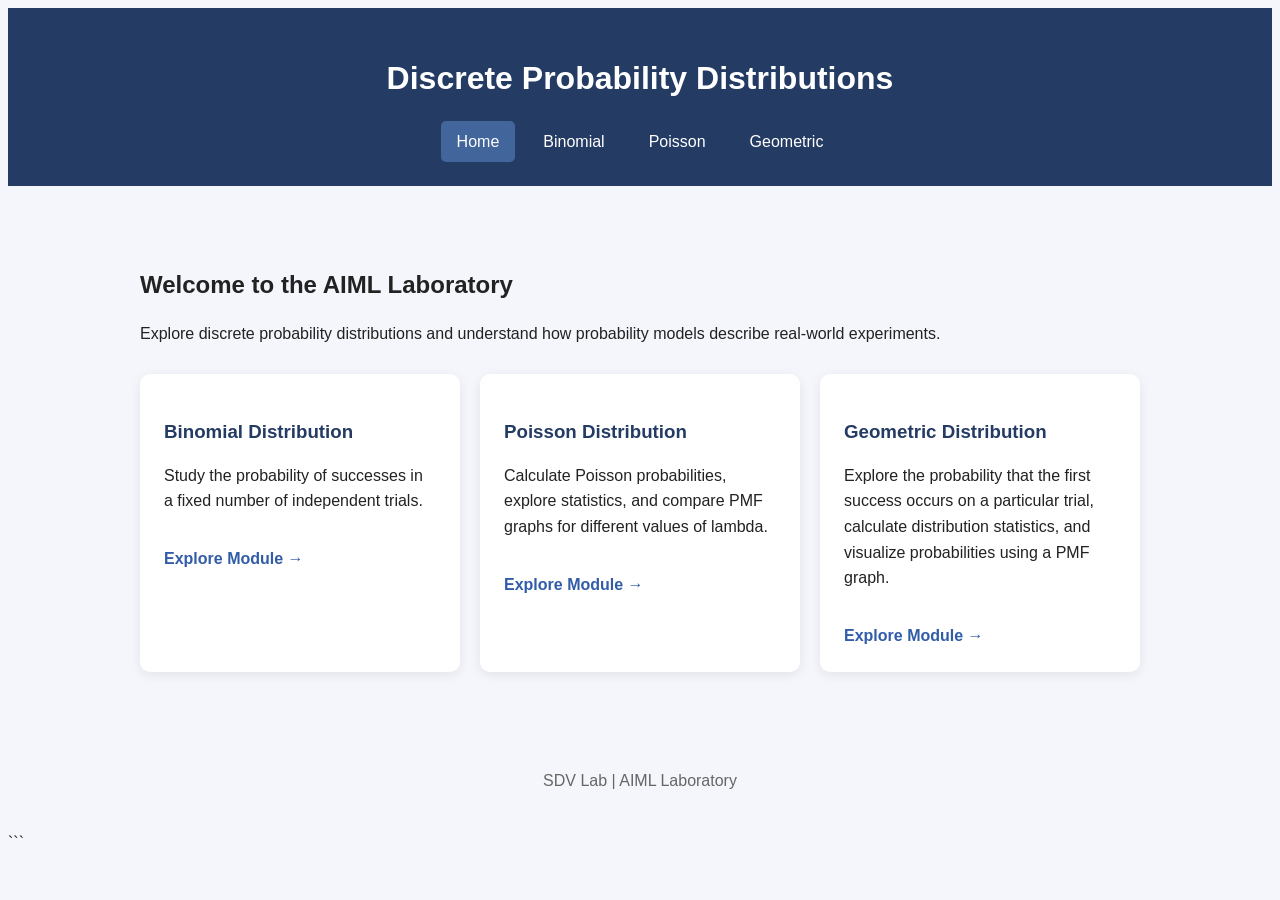
<file: index.html>
```html
<!DOCTYPE html>
<html lang="en">
<head>
    <meta charset="UTF-8">
    <meta name="viewport" content="width=device-width, initial-scale=1.0">
    <meta http-equiv="refresh" content="0; url=html%20website/index.html">
    <title>SDV Lab - AIML Laboratory</title>
</head>
<body>
    <p>Opening the SDV Lab website...</p>
    <p>
        <a href="html%20website/index.html">
            Click here if the website does not open automatically.
        </a>
    </p>
</body>
</html>
```
</file>
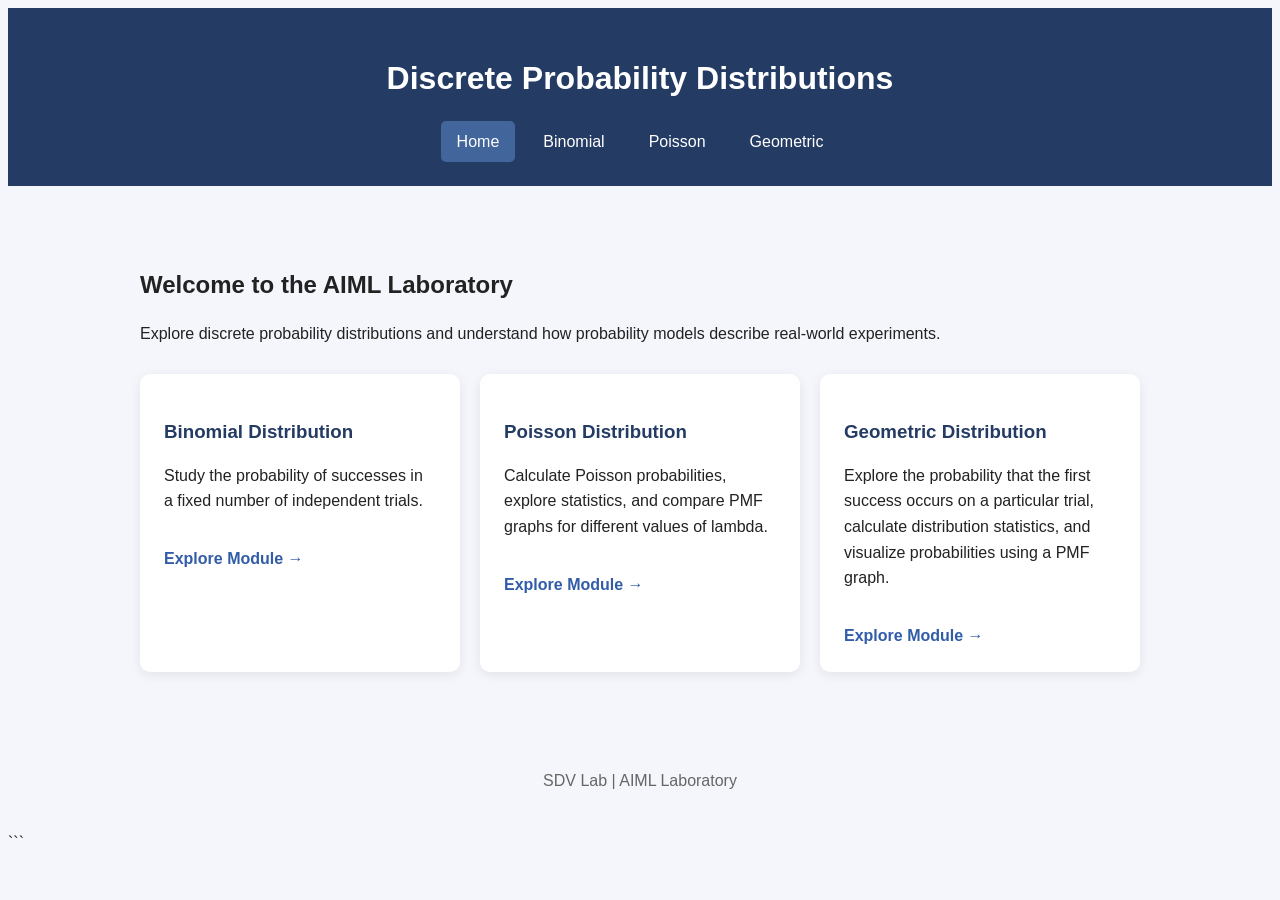
<file: html website/index.html>
<!DOCTYPE html>
<html lang="en">
<head>
    <meta charset="UTF-8">
    <meta name="viewport" content="width=device-width, initial-scale=1.0">
    <title>Discrete Probability Distributions</title>
    <link rel="stylesheet" href="style.css">
</head>
<body>

    <header>
        <h1>Discrete Probability Distributions</h1>
        <nav>
            <a href="index.html" class="active">Home</a>
            <a href="binomial.html">Binomial</a>
            <a href="poisson.html">Poisson</a>
            <a href="geometric.html">Geometric</a>
        </nav>
    </header>

    <main class="container">
        <h2>Welcome to the AIML Laboratory</h2>
        <p>
            Explore discrete probability distributions and understand
            how probability models describe real-world experiments.
        </p>

        <div class="cards">

            <a class="card" href="binomial.html">
                <h3>Binomial Distribution</h3>
                <p>
                    Study the probability of successes in a fixed number
                    of independent trials.
                </p>
                <span>Explore Module →</span>
            </a>

            <a class="card" href="poisson.html">
                <h3>Poisson Distribution</h3>
                <p>
                    Calculate Poisson probabilities, explore statistics,
                    and compare PMF graphs for different values of lambda.
                </p>
                <span>Explore Module →</span>
            </a>

            <a class="card" href="geometric.html">
                <h3>Geometric Distribution</h3>
                <p>
                    Explore the probability that the first success occurs
                    on a particular trial, calculate distribution statistics,
                    and visualize probabilities using a PMF graph.
                </p>
                <span>Explore Module →</span>
            </a>

        </div>
    </main>

    <footer>
        <p>SDV Lab | AIML Laboratory</p>
    </footer>

</body>
</html>
```
</file>
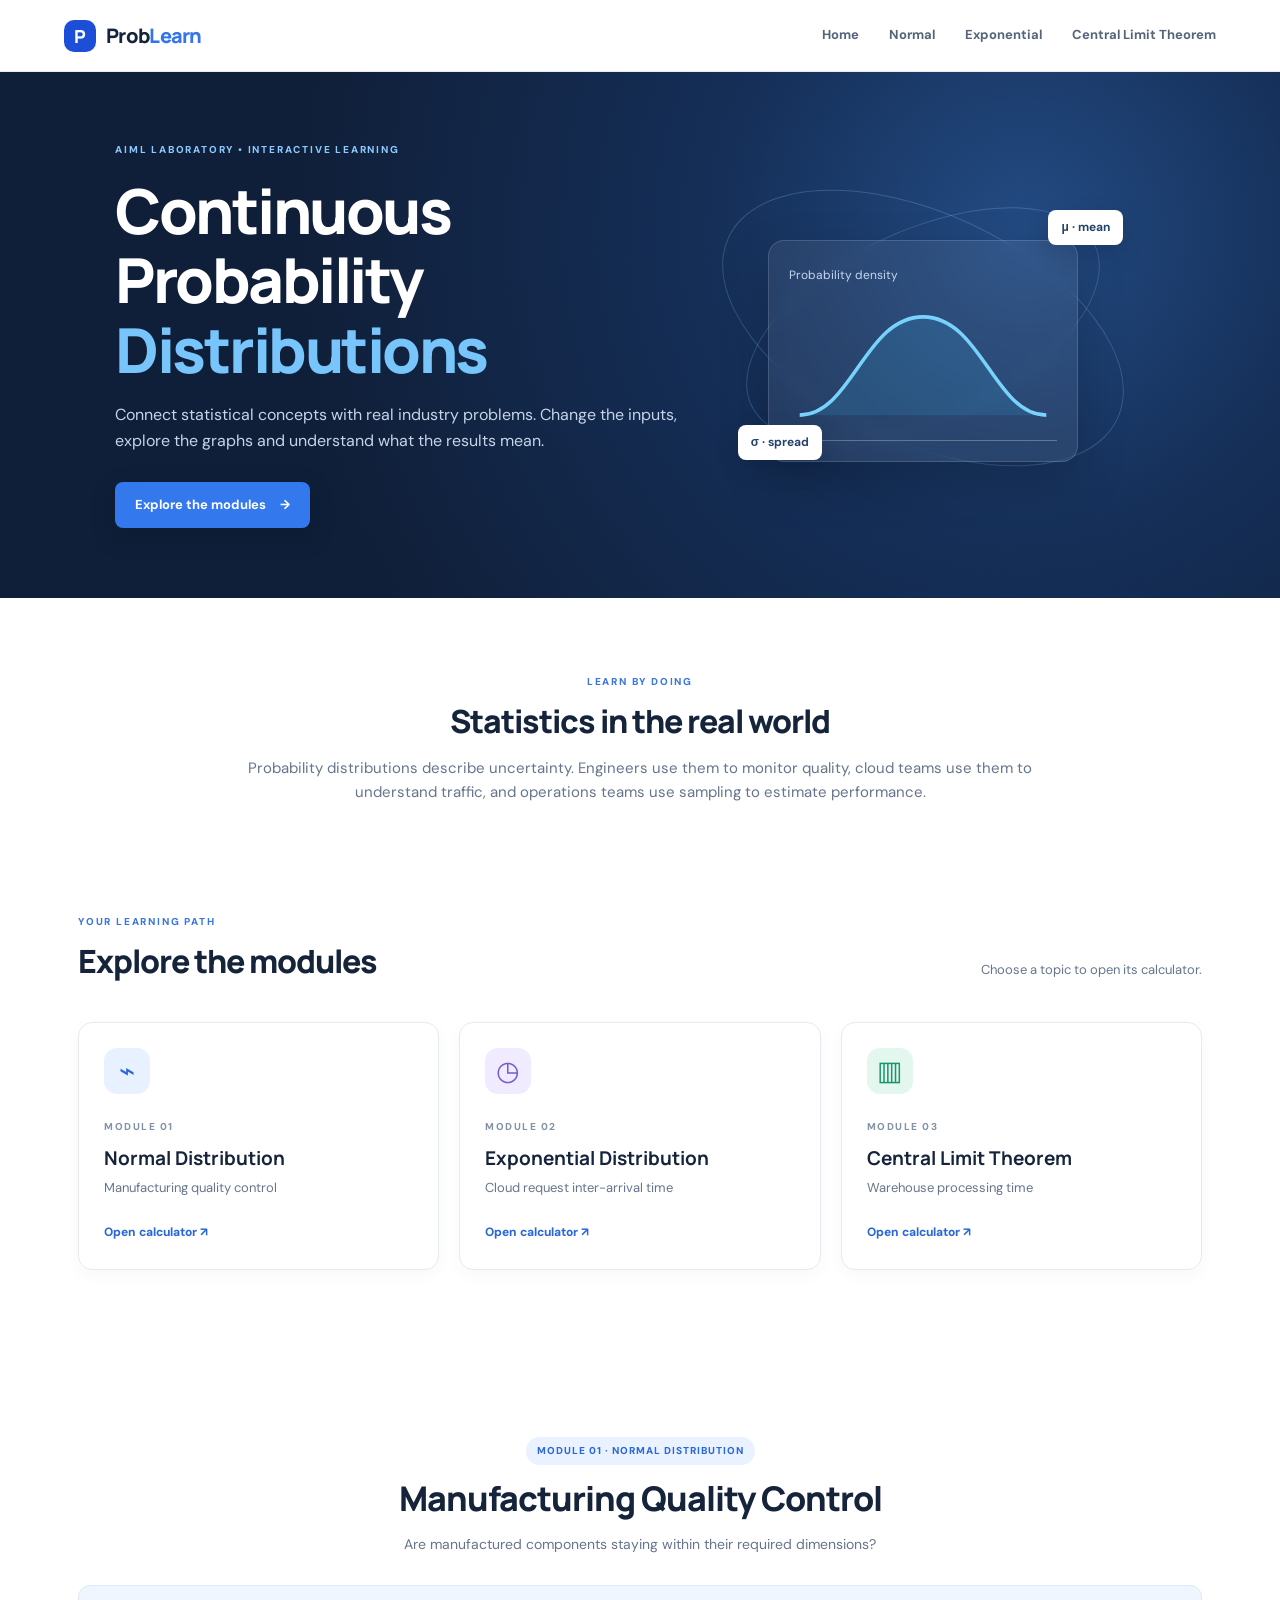
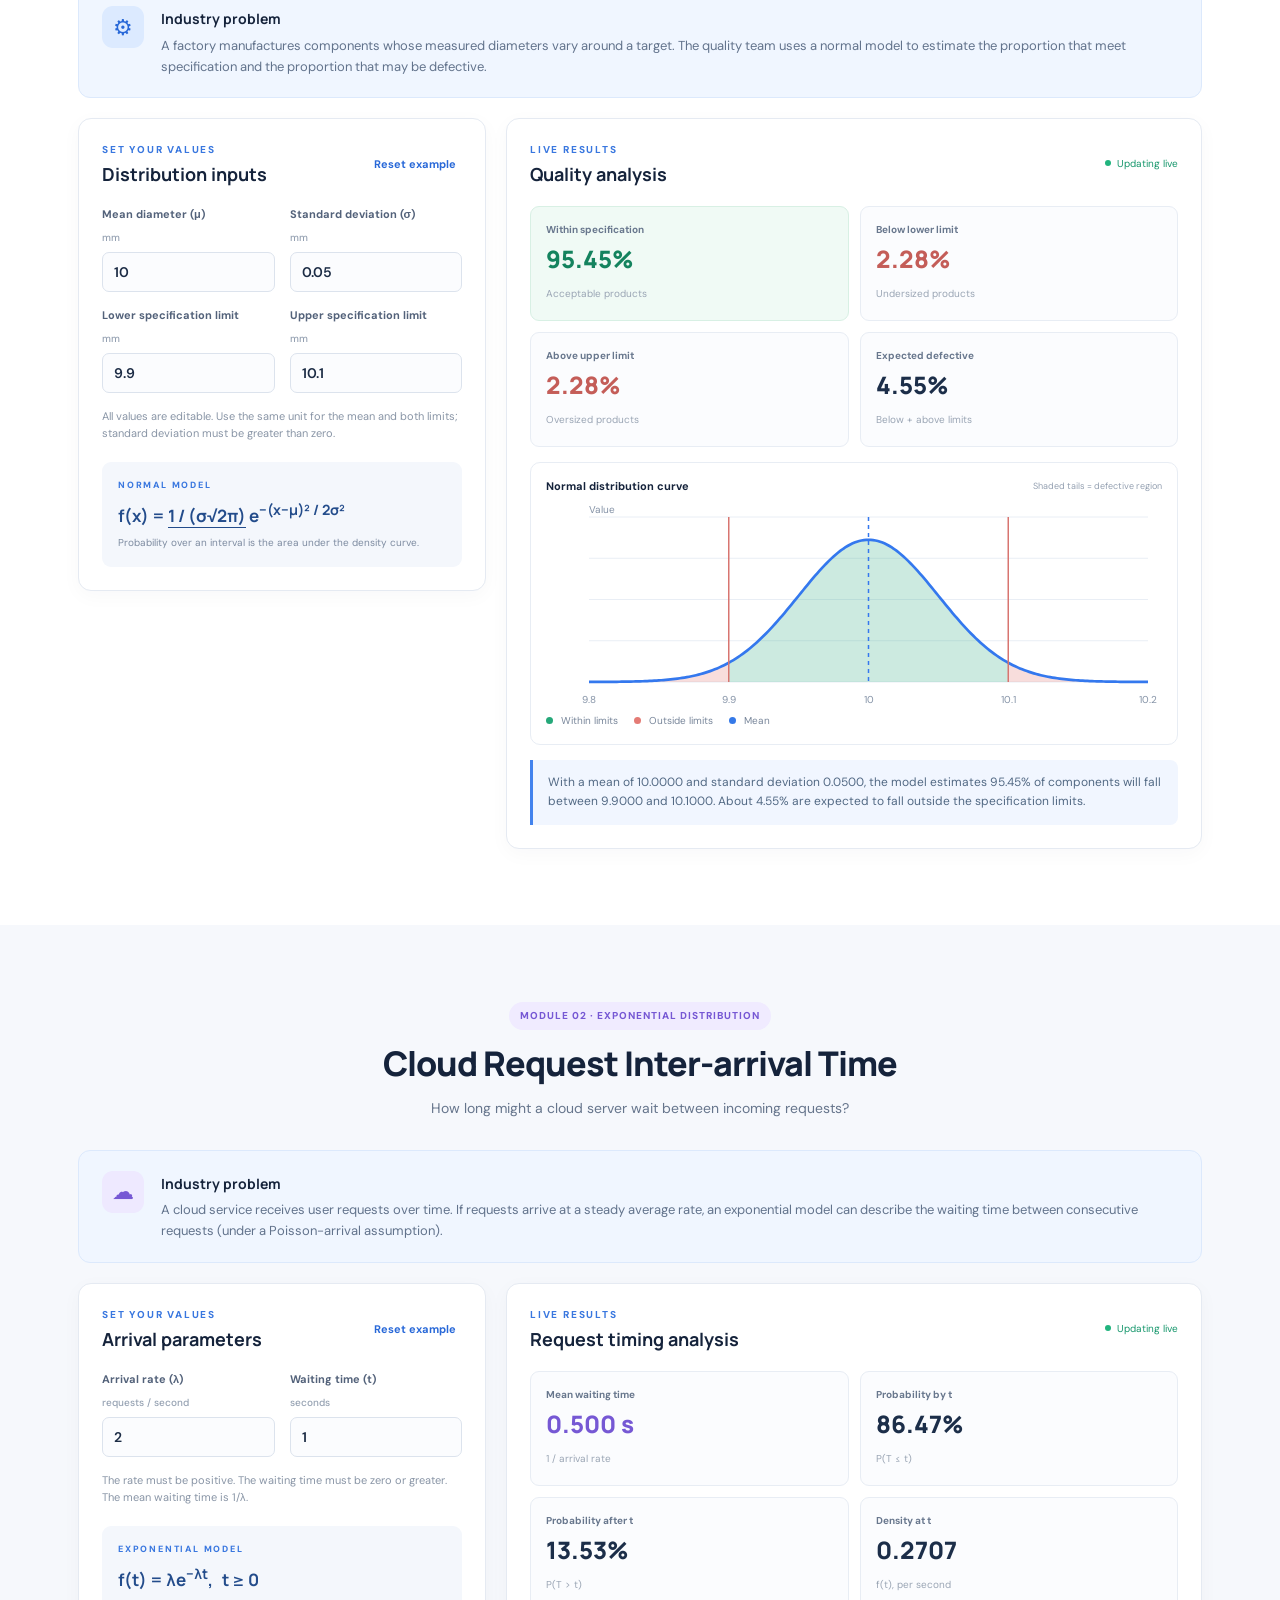
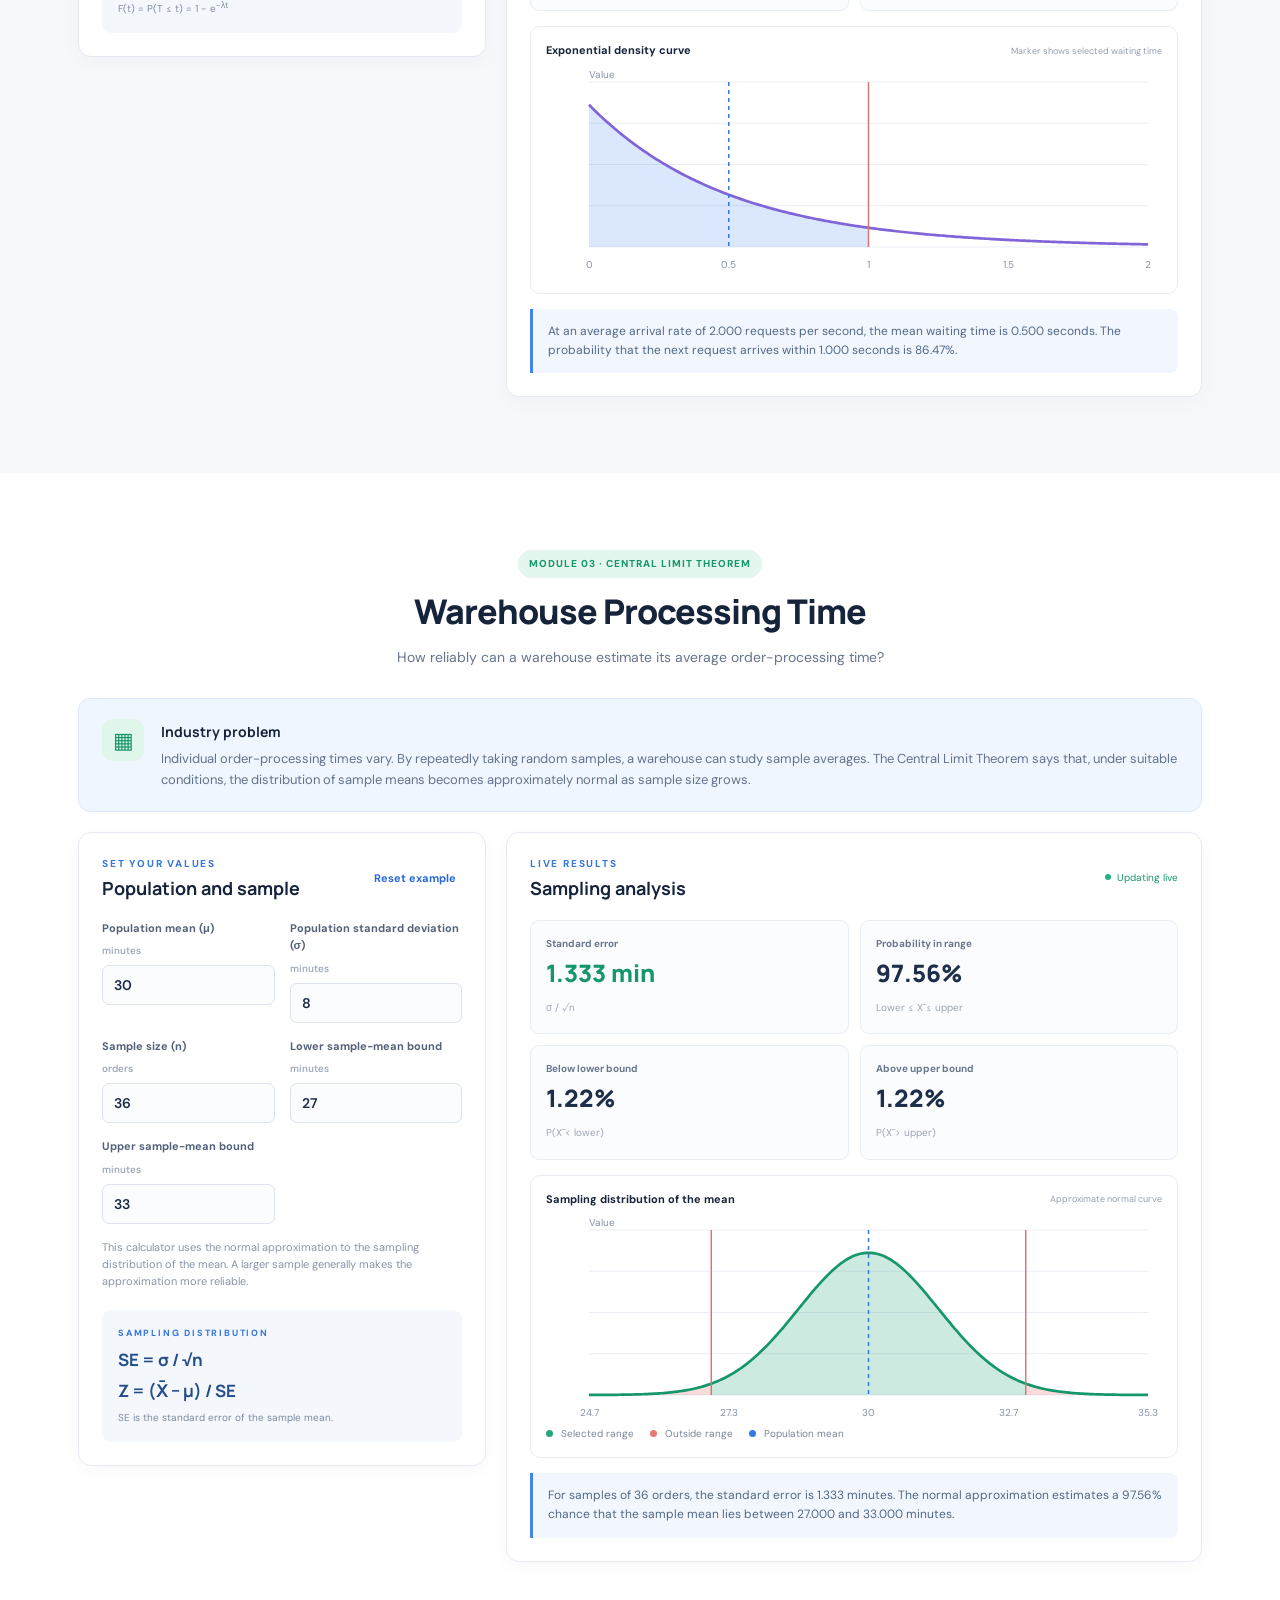
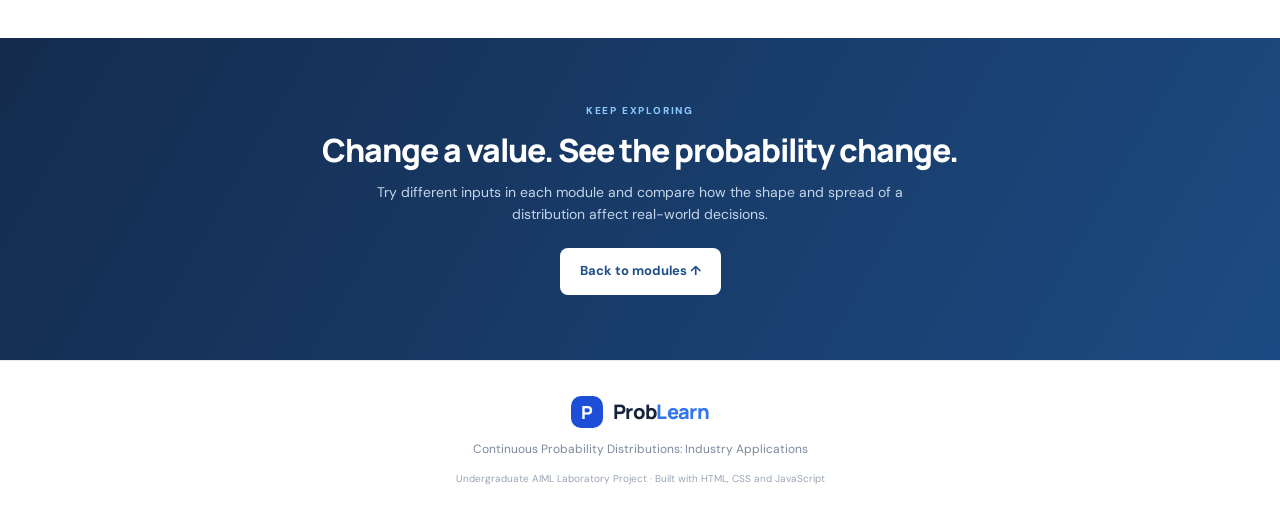
<file: interactive/index.html>
<!DOCTYPE html>
<html lang="en">
<head>
  <meta charset="UTF-8">
  <meta name="viewport" content="width=device-width, initial-scale=1.0">
  <meta name="description" content="Interactive learning modules for continuous probability distributions and industry applications.">
  <title>ProbLearn | Continuous Probability Distributions</title>
  <link rel="stylesheet" href="style.css">
</head>
<body>
  <header class="site-header">
    <a class="brand" href="#home"><span class="brand-mark">P</span><span>Prob<span class="brand-accent">Learn</span></span></a>
    <button class="menu-toggle" id="menuToggle" aria-label="Toggle navigation" aria-expanded="false">☰</button>
    <nav class="nav" id="nav">
      <a href="#home">Home</a>
      <a href="#normal">Normal</a>
      <a href="#exponential">Exponential</a>
      <a href="#clt">Central Limit Theorem</a>
    </nav>
  </header>

  <main>
    <section class="hero" id="home">
      <div class="hero-content">
        <span class="eyebrow light">AIML LABORATORY • INTERACTIVE LEARNING</span>
        <h1>Continuous Probability<br><span>Distributions</span></h1>
        <p>Connect statistical concepts with real industry problems. Change the inputs, explore the graphs and understand what the results mean.</p>
        <a class="button button-primary" href="#modules">Explore the modules <span aria-hidden="true">→</span></a>
      </div>
      <div class="hero-art" aria-hidden="true">
        <div class="art-orbit orbit-one"></div><div class="art-orbit orbit-two"></div>
        <div class="curve-card"><span>Probability density</span><svg viewBox="0 0 300 150"><path d="M12 130 C70 130 85 20 150 20 S230 130 288 130" fill="none" stroke="#7dd3fc" stroke-width="4"/><path d="M12 130 C70 130 85 20 150 20 S230 130 288 130 L288 130 L12 130Z" fill="#38bdf8" opacity=".13"/></svg><div class="curve-axis"></div></div>
        <div class="floating-chip chip-a">μ · mean</div><div class="floating-chip chip-b">σ · spread</div>
      </div>
    </section>

    <section class="intro section-wrap">
      <span class="eyebrow">LEARN BY DOING</span>
      <h2>Statistics in the real world</h2>
      <p>Probability distributions describe uncertainty. Engineers use them to monitor quality, cloud teams use them to understand traffic, and operations teams use sampling to estimate performance.</p>
    </section>

    <section class="modules section-wrap" id="modules">
      <div class="section-heading"><div><span class="eyebrow">YOUR LEARNING PATH</span><h2>Explore the modules</h2></div><p>Choose a topic to open its calculator.</p></div>
      <div class="module-grid">
        <a class="module-tile" href="#normal"><span class="tile-icon blue">⌁</span><span class="tile-no">MODULE 01</span><h3>Normal Distribution</h3><p>Manufacturing quality control</p><span class="tile-link">Open calculator ↗</span></a>
        <a class="module-tile" href="#exponential"><span class="tile-icon purple">◷</span><span class="tile-no">MODULE 02</span><h3>Exponential Distribution</h3><p>Cloud request inter-arrival time</p><span class="tile-link">Open calculator ↗</span></a>
        <a class="module-tile" href="#clt"><span class="tile-icon green">▥</span><span class="tile-no">MODULE 03</span><h3>Central Limit Theorem</h3><p>Warehouse processing time</p><span class="tile-link">Open calculator ↗</span></a>
      </div>
    </section>

    <section class="lesson-section" id="normal">
      <div class="section-wrap">
        <div class="lesson-heading"><span class="module-pill">MODULE 01 · NORMAL DISTRIBUTION</span><h2>Manufacturing Quality Control</h2><p>Are manufactured components staying within their required dimensions?</p></div>
        <div class="problem-banner"><span class="problem-icon">⚙</span><div><strong>Industry problem</strong><p>A factory manufactures components whose measured diameters vary around a target. The quality team uses a normal model to estimate the proportion that meet specification and the proportion that may be defective.</p></div></div>
        <div class="workspace">
          <div class="control-panel">
            <div class="panel-title"><div><span class="eyebrow">SET YOUR VALUES</span><h3>Distribution inputs</h3></div><button class="text-button" id="normalReset">Reset example</button></div>
            <div class="field-grid">
              <label class="field">Mean diameter (μ)<span class="unit">mm</span><input id="nMean" type="number" value="10" step="any"></label>
              <label class="field">Standard deviation (σ)<span class="unit">mm</span><input id="nSd" type="number" value="0.05" min="0.000001" step="any"></label>
              <label class="field">Lower specification limit<span class="unit">mm</span><input id="nLower" type="number" value="9.9" step="any"></label>
              <label class="field">Upper specification limit<span class="unit">mm</span><input id="nUpper" type="number" value="10.1" step="any"></label>
            </div>
            <p class="hint">All values are editable. Use the same unit for the mean and both limits; standard deviation must be greater than zero.</p>
            <div class="formula-box"><span class="eyebrow">NORMAL MODEL</span><div>f(x) = <span class="frac">1 / (σ√2π)</span> e<sup>−(x−μ)² / 2σ²</sup></div><small>Probability over an interval is the area under the density curve.</small></div>
          </div>
          <div class="results-panel">
            <div class="panel-title"><div><span class="eyebrow">LIVE RESULTS</span><h3>Quality analysis</h3></div><span class="live-dot">Updating live</span></div>
            <div class="metric-grid">
              <article class="metric metric-good"><span>Within specification</span><strong id="nWithin">95.45%</strong><small>Acceptable products</small></article>
              <article class="metric metric-warn"><span>Below lower limit</span><strong id="nBelow">2.28%</strong><small>Undersized products</small></article>
              <article class="metric metric-warn"><span>Above upper limit</span><strong id="nAbove">2.28%</strong><small>Oversized products</small></article>
              <article class="metric"><span>Expected defective</span><strong id="nDefect">4.55%</strong><small>Below + above limits</small></article>
            </div>
            <div class="chart-card"><div class="chart-title"><strong>Normal distribution curve</strong><span>Shaded tails = defective region</span></div><canvas id="normalChart" height="230" role="img" aria-label="Normal distribution curve with specification limits"></canvas><div class="chart-legend"><span><i class="dot dot-good"></i> Within limits</span><span><i class="dot dot-bad"></i> Outside limits</span><span><i class="dot dot-mean"></i> Mean</span></div></div>
            <p class="interpretation" id="normalInterpretation" aria-live="polite">The model estimates the proportion of components within specification.</p>
          </div>
        </div>
      </div>
    </section>

    <section class="lesson-section alt-section" id="exponential">
      <div class="section-wrap">
        <div class="lesson-heading"><span class="module-pill purple-pill">MODULE 02 · EXPONENTIAL DISTRIBUTION</span><h2>Cloud Request Inter-arrival Time</h2><p>How long might a cloud server wait between incoming requests?</p></div>
        <div class="problem-banner"><span class="problem-icon purple-icon">☁</span><div><strong>Industry problem</strong><p>A cloud service receives user requests over time. If requests arrive at a steady average rate, an exponential model can describe the waiting time between consecutive requests (under a Poisson-arrival assumption).</p></div></div>
        <div class="workspace">
          <div class="control-panel">
            <div class="panel-title"><div><span class="eyebrow">SET YOUR VALUES</span><h3>Arrival parameters</h3></div><button class="text-button" id="expReset">Reset example</button></div>
            <div class="field-grid">
              <label class="field">Arrival rate (λ)<span class="unit">requests / second</span><input id="eRate" type="number" value="2" min="0.000001" step="any"></label>
              <label class="field">Waiting time (t)<span class="unit">seconds</span><input id="eTime" type="number" value="1" min="0" step="any"></label>
            </div>
            <p class="hint">The rate must be positive. The waiting time must be zero or greater. The mean waiting time is 1/λ.</p>
            <div class="formula-box"><span class="eyebrow">EXPONENTIAL MODEL</span><div>f(t) = λe<sup>−λt</sup>, &nbsp; t ≥ 0</div><small>F(t) = P(T ≤ t) = 1 − e<sup>−λt</sup></small></div>
          </div>
          <div class="results-panel">
            <div class="panel-title"><div><span class="eyebrow">LIVE RESULTS</span><h3>Request timing analysis</h3></div><span class="live-dot">Updating live</span></div>
            <div class="metric-grid">
              <article class="metric metric-purple"><span>Mean waiting time</span><strong id="eMean">0.50 s</strong><small>1 / arrival rate</small></article>
              <article class="metric"><span>Probability by t</span><strong id="eBy">86.47%</strong><small>P(T ≤ t)</small></article>
              <article class="metric"><span>Probability after t</span><strong id="eAfter">13.53%</strong><small>P(T &gt; t)</small></article>
              <article class="metric"><span>Density at t</span><strong id="eDensity">0.2707</strong><small>f(t), per second</small></article>
            </div>
            <div class="chart-card"><div class="chart-title"><strong>Exponential density curve</strong><span>Marker shows selected waiting time</span></div><canvas id="expChart" height="230" role="img" aria-label="Exponential probability density curve"></canvas></div>
            <p class="interpretation" id="expInterpretation" aria-live="polite">The probability of a request arriving by the selected time is shown above.</p>
          </div>
        </div>
      </div>
    </section>

    <section class="lesson-section" id="clt">
      <div class="section-wrap">
        <div class="lesson-heading"><span class="module-pill green-pill">MODULE 03 · CENTRAL LIMIT THEOREM</span><h2>Warehouse Processing Time</h2><p>How reliably can a warehouse estimate its average order-processing time?</p></div>
        <div class="problem-banner"><span class="problem-icon green-icon">▦</span><div><strong>Industry problem</strong><p>Individual order-processing times vary. By repeatedly taking random samples, a warehouse can study sample averages. The Central Limit Theorem says that, under suitable conditions, the distribution of sample means becomes approximately normal as sample size grows.</p></div></div>
        <div class="workspace">
          <div class="control-panel">
            <div class="panel-title"><div><span class="eyebrow">SET YOUR VALUES</span><h3>Population and sample</h3></div><button class="text-button" id="cltReset">Reset example</button></div>
            <div class="field-grid">
              <label class="field">Population mean (μ)<span class="unit">minutes</span><input id="cMean" type="number" value="30" step="any"></label>
              <label class="field">Population standard deviation (σ)<span class="unit">minutes</span><input id="cSd" type="number" value="8" min="0.000001" step="any"></label>
              <label class="field">Sample size (n)<span class="unit">orders</span><input id="cN" type="number" value="36" min="1" step="1"></label>
              <label class="field">Lower sample-mean bound<span class="unit">minutes</span><input id="cLower" type="number" value="27" step="any"></label>
              <label class="field">Upper sample-mean bound<span class="unit">minutes</span><input id="cUpper" type="number" value="33" step="any"></label>
            </div>
            <p class="hint">This calculator uses the normal approximation to the sampling distribution of the mean. A larger sample generally makes the approximation more reliable.</p>
            <div class="formula-box"><span class="eyebrow">SAMPLING DISTRIBUTION</span><div>SE = σ / √n</div><div class="formula-secondary">Z = (X̄ − μ) / SE</div><small>SE is the standard error of the sample mean.</small></div>
          </div>
          <div class="results-panel">
            <div class="panel-title"><div><span class="eyebrow">LIVE RESULTS</span><h3>Sampling analysis</h3></div><span class="live-dot">Updating live</span></div>
            <div class="metric-grid">
              <article class="metric metric-green"><span>Standard error</span><strong id="cSE">1.33 min</strong><small>σ / √n</small></article>
              <article class="metric"><span>Probability in range</span><strong id="cWithin">97.44%</strong><small>Lower ≤ X̄ ≤ upper</small></article>
              <article class="metric"><span>Below lower bound</span><strong id="cBelow">1.22%</strong><small>P(X̄ &lt; lower)</small></article>
              <article class="metric"><span>Above upper bound</span><strong id="cAbove">1.22%</strong><small>P(X̄ &gt; upper)</small></article>
            </div>
            <div class="chart-card"><div class="chart-title"><strong>Sampling distribution of the mean</strong><span>Approximate normal curve</span></div><canvas id="cltChart" height="230" role="img" aria-label="Sampling distribution curve with selected bounds"></canvas><div class="chart-legend"><span><i class="dot dot-good"></i> Selected range</span><span><i class="dot dot-bad"></i> Outside range</span><span><i class="dot dot-mean"></i> Population mean</span></div></div>
            <p class="interpretation" id="cltInterpretation" aria-live="polite">The sampling distribution is centered at the population mean, with spread measured by the standard error.</p>
          </div>
        </div>
      </div>
    </section>

    <section class="takeaway section-wrap"><span class="eyebrow light">KEEP EXPLORING</span><h2>Change a value. See the probability change.</h2><p>Try different inputs in each module and compare how the shape and spread of a distribution affect real-world decisions.</p><a href="#modules" class="button button-light">Back to modules ↑</a></section>
  </main>

  <footer><a class="brand footer-brand" href="#home"><span class="brand-mark">P</span><span>Prob<span class="brand-accent">Learn</span></span></a><p>Continuous Probability Distributions: Industry Applications</p><p class="footer-small">Undergraduate AIML Laboratory Project · Built with HTML, CSS and JavaScript</p></footer>
  <script src="script.js"></script>
</body>
</html>
</file>
<file: html website/style.css>
```css
* {
    margin: 0;
    padding: 0;
    box-sizing: border-box;
}

body {
    font-family: Arial, sans-serif;
    background: #f4f6fb;
    color: #222;
    line-height: 1.6;
}

header {
    background: #243b64;
    color: white;
    padding: 24px 20px;
    text-align: center;
}

header h1 {
    margin-bottom: 16px;
}

nav {
    display: flex;
    justify-content: center;
    flex-wrap: wrap;
    gap: 12px;
}

nav a {
    color: white;
    text-decoration: none;
    padding: 8px 16px;
    border-radius: 5px;
}

nav a:hover,
nav a.active {
    background: #42659b;
}

.container {
    max-width: 1000px;
    margin: 40px auto;
    padding: 20px;
}

.container h2 {
    margin-bottom: 12px;
}

.cards {
    display: grid;
    grid-template-columns: repeat(auto-fit, minmax(220px, 1fr));
    gap: 20px;
    margin-top: 28px;
}

.card {
    display: block;
    background: white;
    padding: 24px;
    border-radius: 10px;
    text-decoration: none;
    color: #222;
    box-shadow: 0 3px 12px rgba(0, 0, 0, 0.08);
}

.card h3 {
    color: #243b64;
    margin-bottom: 10px;
}

.card span {
    display: inline-block;
    margin-top: 16px;
    color: #315ca8;
    font-weight: bold;
}

.card:hover {
    transform: translateY(-3px);
    transition: 0.2s;
}

footer {
    text-align: center;
    padding: 20px;
    color: #666;
}
``````css
label {
    display: block;
    margin-top: 16px;
    font-weight: bold;
}

input {
    width: 100%;
    padding: 10px;
    margin-top: 6px;
    border: 1px solid #ccc;
    border-radius: 5px;
    font-size: 16px;
}

button {
    margin-top: 20px;
    padding: 12px 18px;
    background: #243b64;
    color: white;
    border: none;
    border-radius: 5px;
    cursor: pointer;
    font-size: 16px;
}

button:hover {
    background: #42659b;
}

#result {
    margin-top: 18px;
    font-weight: bold;
    overflow-wrap: anywhere;
}
```
</file>
<file: interactive/style.css>
@import url('https://fonts.googleapis.com/css2?family=DM+Sans:wght@400;500;600;700&family=Manrope:wght@400;500;600;700;800&display=swap');
:root{--ink:#15233b;--muted:#66758c;--blue:#2563eb;--line:#e5eaf2;--bg:#f6f8fc;--green:#15966b;--red:#e16b68;--purple:#8064d8}
*{box-sizing:border-box}html{scroll-behavior:smooth;scroll-padding-top:82px}body{margin:0;font-family:'DM Sans',sans-serif;color:var(--ink);background:#fff;line-height:1.6}a{color:inherit;text-decoration:none}.site-header{height:72px;padding:0 max(5vw,24px);display:flex;align-items:center;justify-content:space-between;background:#fff;border-bottom:1px solid var(--line);position:sticky;top:0;z-index:10}.brand{display:flex;align-items:center;gap:10px;font:800 20px Manrope,sans-serif;letter-spacing:-.7px}.brand-mark{width:32px;height:32px;border-radius:10px;background:#1d4ed8;color:white;display:grid;place-items:center;font-size:18px}.brand-accent{color:#3475ed}.nav{display:flex;gap:30px}.nav a{font-size:13px;font-weight:700;color:#56647a}.nav a:hover{color:var(--blue)}.menu-toggle{display:none;border:0;background:none;font-size:25px;color:var(--ink)}.hero{min-height:510px;background:radial-gradient(circle at 80% 30%,#234b83 0,#152f58 28%,#101f39 67%);color:#fff;display:flex;align-items:center;justify-content:space-between;padding:70px max(9vw,30px);overflow:hidden}.hero-content{max-width:620px;position:relative;z-index:1}.eyebrow{font-size:10px;font-weight:800;letter-spacing:1.8px;color:#3977df;display:block;margin-bottom:12px}.eyebrow.light{color:#8bc9ff}.hero h1{font:800 clamp(38px,5vw,62px)/1.12 Manrope,sans-serif;letter-spacing:-2.5px;margin:18px 0}.hero h1 span{color:#77c5fa}.hero-content>p:not(.eyebrow){max-width:570px;color:#c6d4e8;font-size:16px;margin:0 0 28px}.button{display:inline-flex;align-items:center;gap:14px;padding:13px 20px;border-radius:8px;font-weight:700;font-size:13px}.button-primary{background:#3478ee;color:#fff;box-shadow:0 8px 22px #07162b66}.button-primary:hover{background:#5591ff}.hero-art{width:390px;height:300px;position:relative;margin-right:4%;flex-shrink:0}.curve-card{position:absolute;top:55px;left:35px;width:310px;padding:20px;background:#ffffff12;border:1px solid #ffffff25;border-radius:16px;backdrop-filter:blur(8px);box-shadow:0 20px 50px #0003}.curve-card span{font-size:12px;color:#c4d8ef}.curve-card svg{width:100%;margin-top:12px}.curve-axis{height:1px;background:#ffffff44}.art-orbit{position:absolute;border:1px solid #7fc8ff40;border-radius:50%;transform:rotate(-25deg)}.orbit-one{width:380px;height:190px;top:45px;left:0}.orbit-two{width:430px;height:230px;top:28px;left:-25px;transform:rotate(25deg)}.floating-chip{position:absolute;padding:8px 13px;background:#fff;color:#24436c;border-radius:8px;font-weight:700;font-size:12px;box-shadow:0 8px 25px #0002}.chip-a{top:25px;right:0}.chip-b{bottom:25px;left:5px}.section-wrap{max-width:1180px;margin:auto;padding-left:28px;padding-right:28px}.intro{text-align:center;padding-top:76px;padding-bottom:65px;max-width:850px}.intro h2,.section-heading h2,.lesson-heading h2,.takeaway h2{font:800 32px/1.2 Manrope,sans-serif;letter-spacing:-1px;margin:0 0 14px}.intro p{color:var(--muted);font-size:15px}.modules{padding-top:30px;padding-bottom:90px}.section-heading{display:flex;align-items:end;justify-content:space-between;margin-bottom:28px}.section-heading p{color:var(--muted);font-size:13px}.module-grid{display:grid;grid-template-columns:repeat(3,1fr);gap:20px}.module-tile{border:1px solid var(--line);border-radius:14px;padding:25px;background:#fff;transition:.2s;box-shadow:0 5px 18px #142d4b08}.module-tile:hover{transform:translateY(-5px);border-color:#b9cff7;box-shadow:0 14px 30px #142d4b12}.tile-icon{width:46px;height:46px;border-radius:13px;display:grid;place-items:center;font-size:27px;margin-bottom:18px}.blue{background:#e8f1ff;color:#2868d8}.purple{background:#f0ebff;color:#7658d4}.green{background:#e4f7ef;color:#15966b}.tile-no{font-size:10px;letter-spacing:1.5px;color:#8492a6;font-weight:800}.module-tile h3{font:700 19px Manrope,sans-serif;margin:7px 0}.module-tile p{font-size:13px;color:var(--muted);margin:0 0 20px}.tile-link{font-size:12px;color:#2868d8;font-weight:800}.lesson-section{padding:76px 0;background:#fff}.alt-section{background:#f6f8fc}.lesson-heading{text-align:center;margin-bottom:30px}.lesson-heading h2{font-size:34px}.lesson-heading>p:last-child{color:var(--muted);font-size:14px}.module-pill{display:inline-block;border-radius:30px;padding:6px 11px;background:#eaf1ff;color:#2868d8;font-size:10px;font-weight:800;letter-spacing:1px;margin-bottom:13px}.purple-pill{background:#f0ebff;color:#7658d4}.green-pill{background:#e4f7ef;color:#15966b}.problem-banner{display:flex;gap:17px;align-items:flex-start;background:#f0f6ff;border:1px solid #dce9fc;border-radius:12px;padding:20px 23px;margin-bottom:20px}.problem-icon{width:42px;height:42px;flex-shrink:0;display:grid;place-items:center;border-radius:11px;background:#dceaff;color:#2868d8;font-size:22px}.problem-banner strong{font:700 14px Manrope,sans-serif}.problem-banner p{font-size:13px;color:#62738c;margin:4px 0 0}.purple-icon{background:#eee9ff;color:#7658d4}.green-icon{background:#e0f6eb;color:#15966b}.workspace{display:grid;grid-template-columns:minmax(270px,.85fr) minmax(0,1.45fr);gap:20px;align-items:start}.control-panel,.results-panel{background:#fff;border:1px solid var(--line);border-radius:13px;padding:23px;box-shadow:0 5px 20px #152d4b08}.panel-title{display:flex;justify-content:space-between;align-items:center;gap:10px;margin-bottom:20px}.panel-title h3{font:700 18px Manrope,sans-serif;margin:0}.panel-title .eyebrow{margin:0 0 4px}.text-button{border:0;background:none;color:#2868d8;font:700 11px 'DM Sans';cursor:pointer}.field-grid{display:grid;grid-template-columns:1fr 1fr;gap:15px}.field{display:flex;flex-direction:column;position:relative;gap:6px;font-size:11px;font-weight:700;color:#53627a}.field .unit{font-size:10px;color:#94a0b1;font-weight:500}.field input{width:100%;border:1px solid #dce3ed;border-radius:7px;padding:10px 11px;font:600 14px 'DM Sans';color:#1c2c45;background:#fbfcfe;outline:none}.field input:focus{border-color:#6d9df0;box-shadow:0 0 0 3px #3478ee18}.hint{font-size:11px;color:#8995a6;line-height:1.55;margin:15px 0}.formula-box{margin-top:20px;background:#f4f7fc;border-radius:9px;padding:16px}.formula-box .eyebrow{font-size:9px;margin-bottom:8px}.formula-box div:not(.eyebrow){font:700 17px Manrope,sans-serif;color:#234c8b;overflow-wrap:anywhere}.formula-box small{display:block;color:#7d8ba0;font-size:10px;margin-top:8px}.frac{border-bottom:1px solid #234c8b}.formula-secondary{margin-top:8px}.live-dot{font-size:10px;color:#15966b;white-space:nowrap}.live-dot:before{content:'';display:inline-block;width:6px;height:6px;background:#21b47e;border-radius:50%;margin:0 6px 1px 0}.metric-grid{display:grid;grid-template-columns:repeat(2,1fr);gap:11px}.metric{padding:15px;border:1px solid #e8edf4;border-radius:9px;background:#fbfcfe;min-width:0}.metric span{display:block;color:#68778d;font-size:10px;font-weight:700}.metric strong{display:block;font:800 24px Manrope,sans-serif;color:#1c2e49;margin:4px 0;overflow-wrap:anywhere}.metric small{color:#9aa5b4;font-size:10px}.metric-good{background:#f0faf5;border-color:#d8f0e4}.metric-good strong{color:#14835e}.metric-warn strong{color:#c45d58}.metric-purple strong{color:#7658d4}.metric-green strong{color:#15966b}.chart-card{border:1px solid #e8edf4;border-radius:10px;padding:15px;margin-top:15px}.chart-title{display:flex;justify-content:space-between;gap:10px;align-items:center;font-size:11px}.chart-title span{font-size:9px;color:#94a0b1}.chart-card canvas{width:100%;height:210px;display:block;margin-top:8px}.chart-legend{display:flex;gap:16px;flex-wrap:wrap;font-size:10px;color:#78869a}.dot{display:inline-block;width:7px;height:7px;border-radius:50%;margin-right:5px}.dot-good{background:#25a879}.dot-bad{background:#e47b75}.dot-mean{background:#3579e8}.interpretation{background:#f1f6ff;border-left:3px solid #4383ed;padding:13px 15px;border-radius:0 8px 8px 0;font-size:12px;color:#526984;margin:15px 0 0}.takeaway{max-width:none;text-align:center;background:linear-gradient(120deg,#142b4d,#1c4b83);color:white;padding-top:65px;padding-bottom:65px}.takeaway h2{margin:0 0 12px}.takeaway p{color:#c4d5e9;font-size:14px;margin:0 auto 22px;max-width:580px}.button-light{background:white;color:#1e4e8b}footer{text-align:center;padding:35px 20px;color:#7b899d;font-size:12px;border-top:1px solid var(--line)}.footer-brand{justify-content:center;color:var(--ink);margin-bottom:12px}.footer-small{font-size:10px;color:#9aa5b4}
@media(max-width:900px){.hero{padding-left:6vw;padding-right:6vw}.hero-art{transform:scale(.85);transform-origin:center right;margin-right:-35px}.workspace{grid-template-columns:1fr}.module-grid{gap:13px}.module-tile{padding:20px}}
@media(max-width:680px){.site-header{height:64px}.menu-toggle{display:block}.nav{display:none;position:absolute;top:64px;left:0;right:0;padding:18px 25px;background:white;border-bottom:1px solid var(--line);flex-direction:column;gap:17px}.nav.open{display:flex}.hero{min-height:460px;padding:65px 25px}.hero-art{display:none}.hero h1{font-size:40px}.section-heading{display:block}.section-heading p{margin:8px 0}.module-grid{grid-template-columns:1fr}.intro{padding-top:55px;padding-bottom:45px}.lesson-section{padding:55px 0}.lesson-heading h2{font-size:28px}.workspace{gap:13px}.control-panel,.results-panel{padding:17px}.field-grid{gap:12px}.metric strong{font-size:21px}.chart-title{align-items:flex-start;flex-direction:column}.problem-banner{padding:16px}.takeaway h2{font-size:27px}}
@media(max-width:380px){.field-grid{grid-template-columns:1fr}.metric-grid{gap:8px}.metric{padding:11px}.metric strong{font-size:19px}}
</file>
